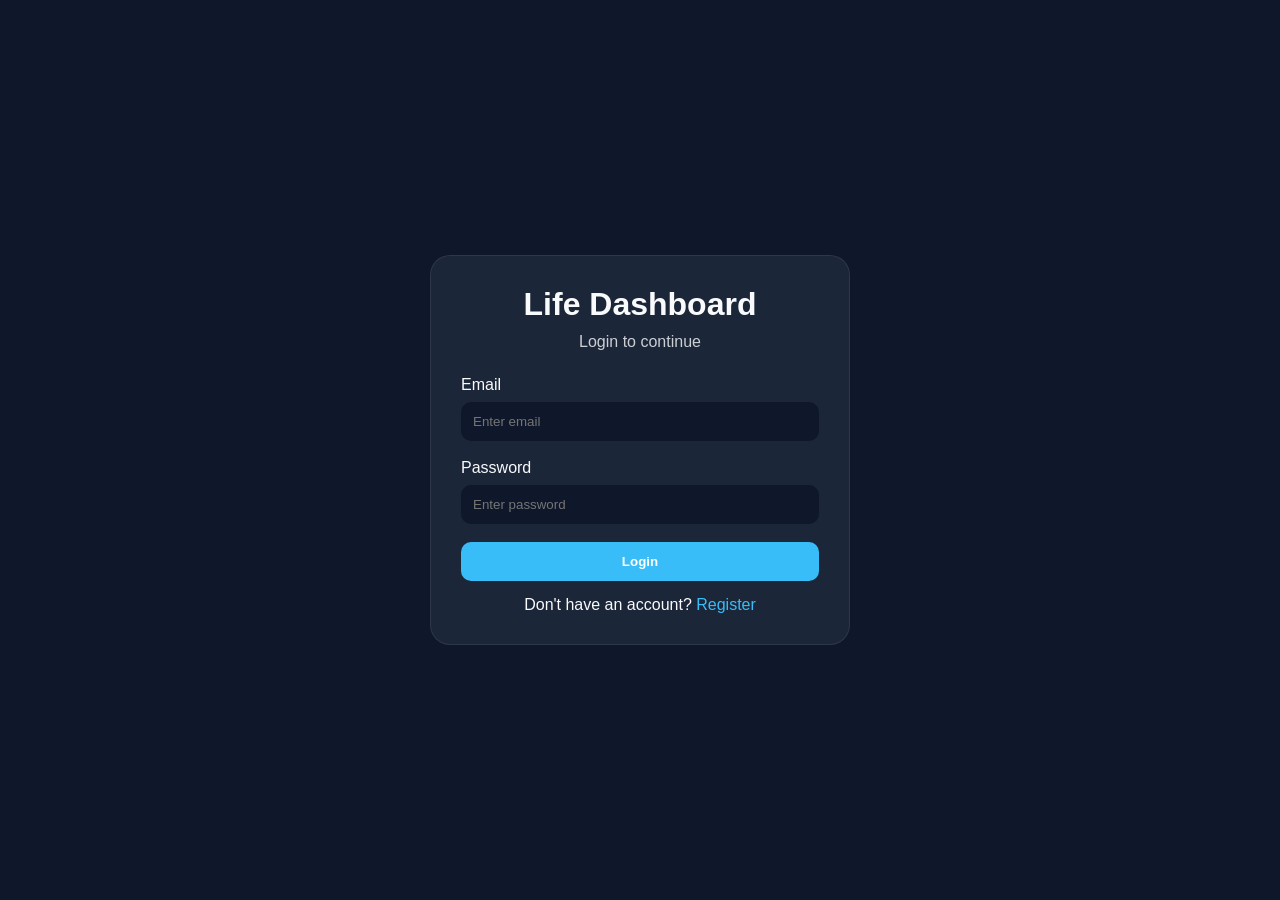
<file: index.html>
<!DOCTYPE html><html lang="en">
<head>
    <meta charset="UTF-8">
    <meta name="viewport" content="width=device-width, initial-scale=1.0">
    <title>Life Dashboard V10 - Login</title><link rel="stylesheet" href="style.css">

</head>
<body class="auth-page"><div class="auth-container">

    <div class="auth-card">

        <h1>Life Dashboard</h1>

        <p class="auth-subtitle">
            Login to continue
        </p>

        <form id="loginForm">

            <div class="input-group">
                <label>Email</label>

                <input
                    type="email"
                    id="loginEmail"
                    placeholder="Enter email"
                    required>
            </div>

            <div class="input-group">
                <label>Password</label>

                <input
                    type="password"
                    id="loginPassword"
                    placeholder="Enter password"
                    required>
            </div>

            <button
                type="submit"
                class="primary-btn">

                Login

            </button>

        </form>

        <p class="switch-page">

            Don't have an account?

            <a href="register.html">
                Register
            </a>

        </p>

    </div>

</div>

<script src="app.js"></script>

</body>
</html>
</file>
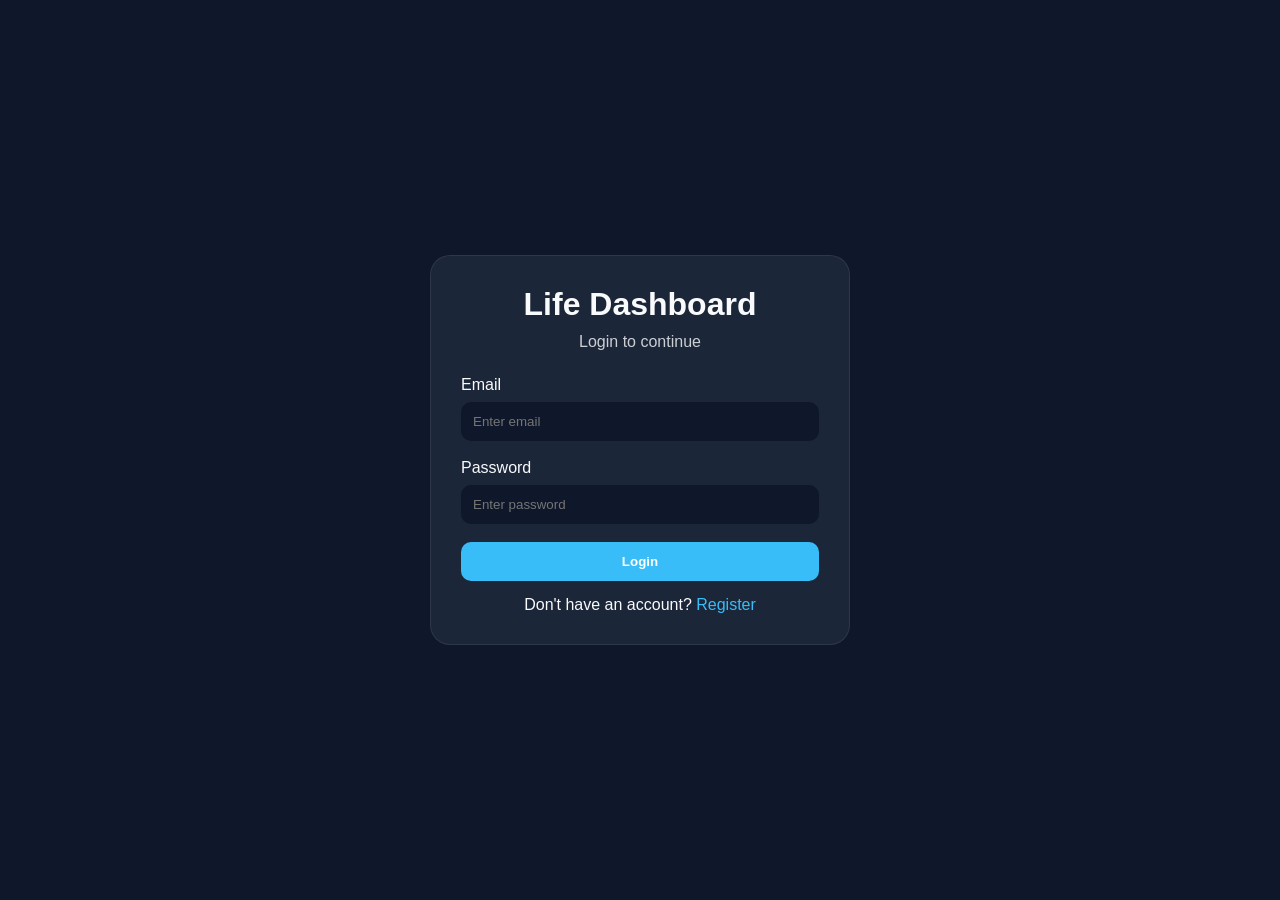
<file: dashboard-v10.html>
<!DOCTYPE html><html lang="en">
<head>
    <meta charset="UTF-8">
    <meta name="viewport" content="width=device-width, initial-scale=1.0">
    <title>Life Dashboard V10</title><link rel="stylesheet" href="style-v10.css">

</head>
<body><!-- Mobile Menu -->
<button id="menuToggle" class="menu-toggle">
    ☰
</button>

<!-- Sidebar -->
<aside id="sidebar" class="sidebar">

    <div class="sidebar-top">

        <div id="profileBtn" class="profile-preview">

            <img
                id="profilePic"
                src=""
                alt="Profile">

            <span id="profileName">
                User
            </span>

        </div>

    </div>

    <nav class="sidebar-menu">

        <button class="menu-btn active" data-section="dashboard">
            Dashboard
        </button>

        <button class="menu-btn" data-section="goals">
            Goals
        </button>

        <button class="menu-btn" data-section="reading">
            Reading
        </button>

        <button class="menu-btn" data-section="coding">
            Coding
        </button>

        <button class="menu-btn" data-section="expenses">
            Expenses
        </button>

        <button class="menu-btn" data-section="analytics">
            Analytics
        </button>

        <button class="menu-btn" data-section="food">
            Food Diet
        </button>

    </nav>

    <div class="sidebar-bottom">

        <button id="logoutBtn">
            Logout
        </button>

    </div>

</aside>

<!-- Main Content -->
<main class="main-content">

    <!-- Date Header -->
    <section class="top-bar">

        <input
            type="date"
            id="calendarDate">

    </section>

    <!-- Week Navigation -->
    <section class="week-container">

        <button id="prevDayBtn">
            ◀
        </button>

        <div id="weekStrip" class="week-strip">
        </div>

        <button id="nextDayBtn">
            ▶
        </button>

    </section>

    <!-- Compact Widgets -->
    <section class="quick-widgets">

        <div id="liveClock" class="widget-card">
            00:00
        </div>

        <div id="waterTracker" class="widget-card">

            <div id="waterBottle">

                <div id="waterFill"></div>

            </div>

        </div>

        <button id="notesBtn" class="widget-btn">
            📝 Notes
        </button>

        <button id="highlightsBtn" class="widget-btn">
            ⭐ Highlights
        </button>

    </section>

    <!-- Dashboard Section -->
    <section
        id="dashboardSection"
        class="content-section active-section">

        <div class="planner-header">

            <h2>
                Daily Planner
            </h2>

            <button id="addTaskBtn">
                + Task
            </button>

        </div>

        <div id="taskList">
        </div>

    </section>

    <!-- Goals -->
    <section
        id="goalsSection"
        class="content-section">

        <h2>Goals</h2>

        <div id="goalsContainer"></div>

    </section>

    <!-- Reading -->
    <section
        id="readingSection"
        class="content-section">

        <div class="section-header">

            <h2>Reading</h2>

            <button id="addReadingSubject">
                + Subject
            </button>

        </div>

        <div id="readingSubjects"></div>

    </section>

    <!-- Coding -->
    <section
        id="codingSection"
        class="content-section">

        <div class="section-header">

            <h2>Coding</h2>

            <button id="addCodingSubject">
                + Subject
            </button>

        </div>

        <div id="codingSubjects"></div>

    </section>

    <!-- Expenses -->
    <section
        id="expensesSection"
        class="content-section">

        <div class="section-header">

            <h2>Expenses</h2>

            <button id="addExpenseBtn">
                + Expense
            </button>

        </div>

        <div id="expenseContainer"></div>

    </section>

    <!-- Analytics -->
    <section
        id="analyticsSection"
        class="content-section">

    </section>

    <!-- Food Diet -->
    <section
        id="foodSection"
        class="content-section">

        <h2>Weekly Food Diet</h2>

        <div id="foodDietTable"></div>

    </section>

</main>

<!-- TASK MODAL -->
<div id="taskModal" class="modal">

    <div class="modal-content">

        <h3>Add Task</h3>

        <input
            id="taskNameInput"
            type="text"
            placeholder="Task Name">

        <input
            id="taskTimeInput"
            type="time">

        <button id="saveTaskModal">
            Save
        </button>

    </div>

</div>

<!-- NOTES MODAL -->
<div id="notesModal" class="modal">

    <div class="modal-content">

        <h3>Notes</h3>

        <textarea
            id="notesInput"></textarea>

        <button id="saveNotesBtn">
            Save
        </button>

    </div>

</div>

<!-- HIGHLIGHTS MODAL -->
<div id="highlightsModal" class="modal">

    <div class="modal-content">

        <h3>Highlights</h3>

        <textarea
            id="highlightsInput"></textarea>

        <button id="saveHighlightsBtn">
            Save
        </button>

    </div>

</div>

<!-- PROFILE MODAL -->
<div id="profileModal" class="modal">

    <div class="modal-content">

        <h3>Profile</h3>

        <input
            id="firstName"
            type="text"
            placeholder="First Name">

        <input
            id="lastName"
            type="text"
            placeholder="Last Name">

        <input
            id="nickName"
            type="text"
            placeholder="Nick Name">

        <input
            id="profileEmail"
            type="email"
            placeholder="Email">

        <input
            id="profileImageInput"
            type="file">

        <input
            id="backgroundImageInput"
            type="file">

        <button id="saveProfileBtn">
            Save Profile
        </button>

    </div>

</div>
<!-- EXPENSE MODAL -->
<div id="expenseModal" class="modal">

    <div class="modal-content">

        <h3>Add Expense</h3>

        <input
            id="expenseTitleInput"
            type="text"
            placeholder="Expense Name">

        <input
            id="expenseAmountInput"
            type="number"
            placeholder="Amount">

        <button id="saveExpenseBtn">
            Save Expense
        </button>

    </div>

</div>
<!-- READING SUBJECT MODAL -->
<div id="readingModal" class="modal">

    <div class="modal-content">

        <h3>Add Reading Subject</h3>

        <input
            id="readingSubjectInput"
            type="text"
            placeholder="Subject Name">

        <button id="saveReadingSubjectBtn">
            Save Subject
        </button>

    </div>

</div>

<!-- CODING SUBJECT MODAL -->
<div id="codingModal" class="modal">

    <div class="modal-content">

        <h3>Add Coding Subject</h3>

        <input
            id="codingSubjectInput"
            type="text"
            placeholder="Subject Name">

        <button id="saveCodingSubjectBtn">
            Save Subject
        </button>

    </div>

</div>

<script src="app-v10.js"></script>

</body>
</html>
</file>
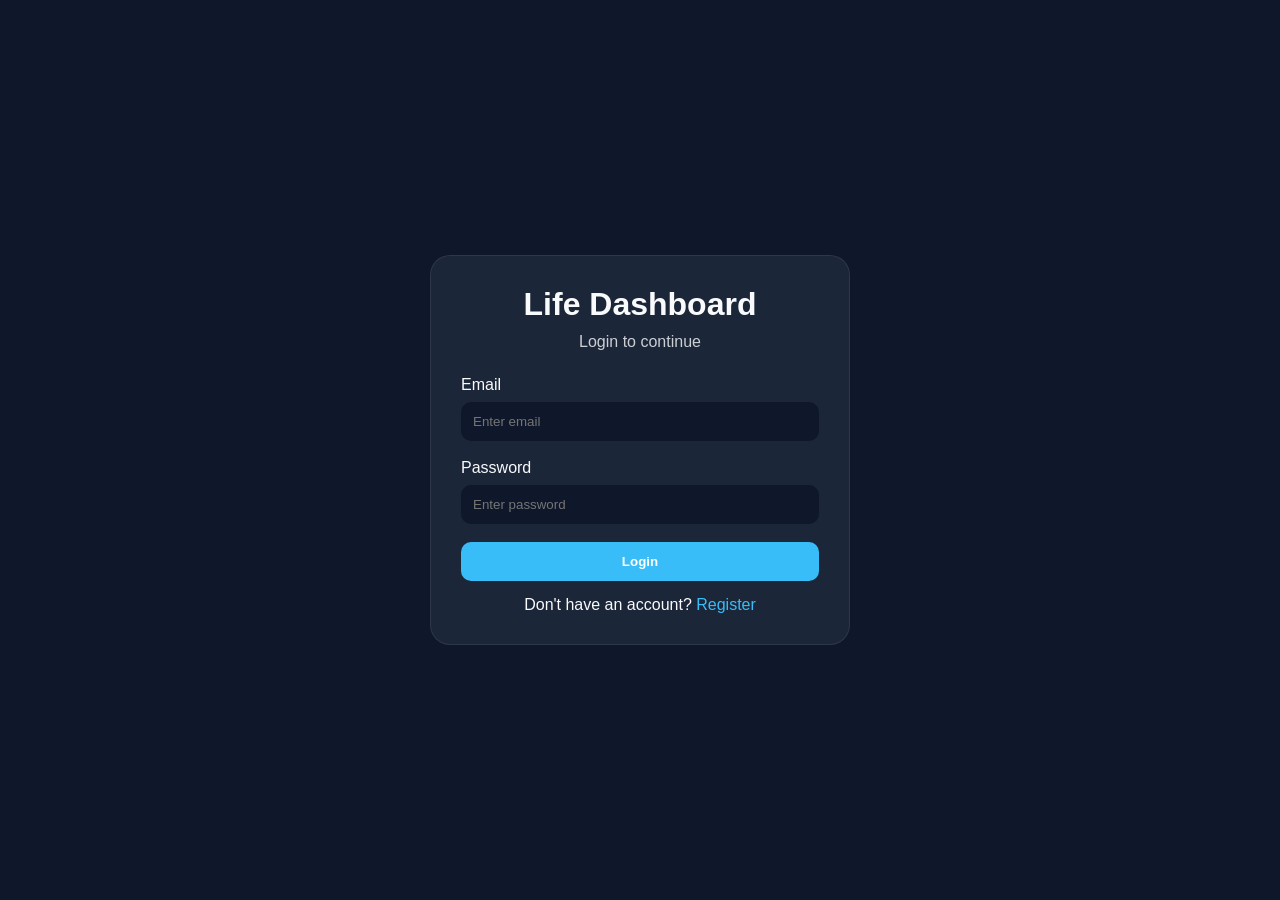
<file: dashboard.html>
<!DOCTYPE html><html lang="en">
<head>
    <meta charset="UTF-8">
    <meta name="viewport" content="width=device-width, initial-scale=1.0">
    <title>Life Dashboard V10</title><link rel="stylesheet" href="style.css">

</head>
<body><!-- Mobile Menu -->
<button id="menuToggle" class="menu-toggle">
    ☰
</button>

<!-- Sidebar -->
<aside id="sidebar" class="sidebar">

    <div class="sidebar-top">

        <div id="profileBtn" class="profile-preview">

            <img
                id="profilePic"
                src=""
                alt="Profile">

            <span id="profileName">
                User
            </span>

        </div>

    </div>

    <nav class="sidebar-menu">

        <button class="menu-btn active" data-section="dashboard">
            Dashboard
        </button>

        <button class="menu-btn" data-section="goals">
            Goals
        </button>

        <button class="menu-btn" data-section="reading">
            Reading
        </button>

        <button class="menu-btn" data-section="coding">
            Coding
        </button>

        <button class="menu-btn" data-section="expenses">
            Expenses
        </button>

        <button class="menu-btn" data-section="analytics">
            Analytics
        </button>

        <button class="menu-btn" data-section="food">
            Food Diet
        </button>

    </nav>

    <div class="sidebar-bottom">

        <button id="logoutBtn">
            Logout
        </button>

    </div>

</aside>

<!-- Main Content -->
<main class="main-content">

    <!-- Date Header -->
    <section class="top-bar">

        <input
            type="date"
            id="calendarDate">

    </section>

    <!-- Week Navigation -->
    <section class="week-container">

        <button id="prevDayBtn">
            ◀
        </button>

        <div id="weekStrip" class="week-strip">
        </div>

        <button id="nextDayBtn">
            ▶
        </button>

    </section>

    <!-- Compact Widgets -->
    <section class="quick-widgets">

        <div id="liveClock" class="widget-card">
            00:00
        </div>

        <div id="waterTracker" class="widget-card">

            <div id="waterBottle">

                <div id="waterFill"></div>

            </div>

        </div>

        <button id="notesBtn" class="widget-btn">
            📝 Notes
        </button>

        <button id="highlightsBtn" class="widget-btn">
            ⭐ Highlights
        </button>

    </section>

    <!-- Dashboard Section -->
    <section
        id="dashboardSection"
        class="content-section active-section">

        <div class="planner-header">

            <h2>
                Daily Planner
            </h2>

            <button id="addTaskBtn">
                + Task
            </button>

        </div>

        <div id="taskList">
        </div>

    </section>

    <!-- Goals -->
    <section
        id="goalsSection"
        class="content-section">

        <h2>Goals</h2>

        <div id="goalsContainer"></div>

    </section>

    <!-- Reading -->
    <section
        id="readingSection"
        class="content-section">

        <div class="section-header">

            <h2>Reading</h2>

            <button id="addReadingSubject">
                + Subject
            </button>

        </div>

        <div id="readingSubjects"></div>

    </section>

    <!-- Coding -->
    <section
        id="codingSection"
        class="content-section">

        <div class="section-header">

            <h2>Coding</h2>

            <button id="addCodingSubject">
                + Subject
            </button>

        </div>

        <div id="codingSubjects"></div>

    </section>

    <!-- Expenses -->
    <section
        id="expensesSection"
        class="content-section">

        <div class="section-header">

            <h2>Expenses</h2>

            <button id="addExpenseBtn">
                + Expense
            </button>

        </div>

        <div id="expenseContainer"></div>

    </section>

    <!-- Analytics -->
    <section
        id="analyticsSection"
        class="content-section">

    </section>

    <!-- Food Diet -->
    <section
        id="foodSection"
        class="content-section">

        <h2>Weekly Food Diet</h2>

        <div id="foodDietTable"></div>

    </section>

</main>

<!-- TASK MODAL -->
<div id="taskModal" class="modal">

    <div class="modal-content">

        <h3>Add Task</h3>

        <input
            id="taskNameInput"
            type="text"
            placeholder="Task Name">

        <input
            id="taskTimeInput"
            type="time">

        <button id="saveTaskModal">
            Save
        </button>

    </div>

</div>

<!-- NOTES MODAL -->
<div id="notesModal" class="modal">

    <div class="modal-content">

        <h3>Notes</h3>

        <textarea
            id="notesInput"></textarea>

        <button id="saveNotesBtn">
            Save
        </button>

    </div>

</div>

<!-- HIGHLIGHTS MODAL -->
<div id="highlightsModal" class="modal">

    <div class="modal-content">

        <h3>Highlights</h3>

        <textarea
            id="highlightsInput"></textarea>

        <button id="saveHighlightsBtn">
            Save
        </button>

    </div>

</div>

<!-- PROFILE MODAL -->
<div id="profileModal" class="modal">

    <div class="modal-content">

        <h3>Profile</h3>

        <input
            id="firstName"
            type="text"
            placeholder="First Name">

        <input
            id="lastName"
            type="text"
            placeholder="Last Name">

        <input
            id="nickName"
            type="text"
            placeholder="Nick Name">

        <input
            id="profileEmail"
            type="email"
            placeholder="Email">

        <input
            id="profileImageInput"
            type="file">

        <input
            id="backgroundImageInput"
            type="file">

        <button id="saveProfileBtn">
            Save Profile
        </button>

    </div>

</div>
<!-- EXPENSE MODAL -->
<div id="expenseModal" class="modal">

    <div class="modal-content">

        <h3>Add Expense</h3>

        <input
            id="expenseTitleInput"
            type="text"
            placeholder="Expense Name">

        <input
            id="expenseAmountInput"
            type="number"
            placeholder="Amount">

        <button id="saveExpenseBtn">
            Save Expense
        </button>

    </div>

</div>
<!-- READING SUBJECT MODAL -->
<div id="readingModal" class="modal">

    <div class="modal-content">

        <h3>Add Reading Subject</h3>

        <input
            id="readingSubjectInput"
            type="text"
            placeholder="Subject Name">

        <button id="saveReadingSubjectBtn">
            Save Subject
        </button>

    </div>

</div>

<!-- CODING SUBJECT MODAL -->
<div id="codingModal" class="modal">

    <div class="modal-content">

        <h3>Add Coding Subject</h3>

        <input
            id="codingSubjectInput"
            type="text"
            placeholder="Subject Name">

        <button id="saveCodingSubjectBtn">
            Save Subject
        </button>

    </div>

</div>

<script src="app.js"></script>

</body>
</html>
</file>
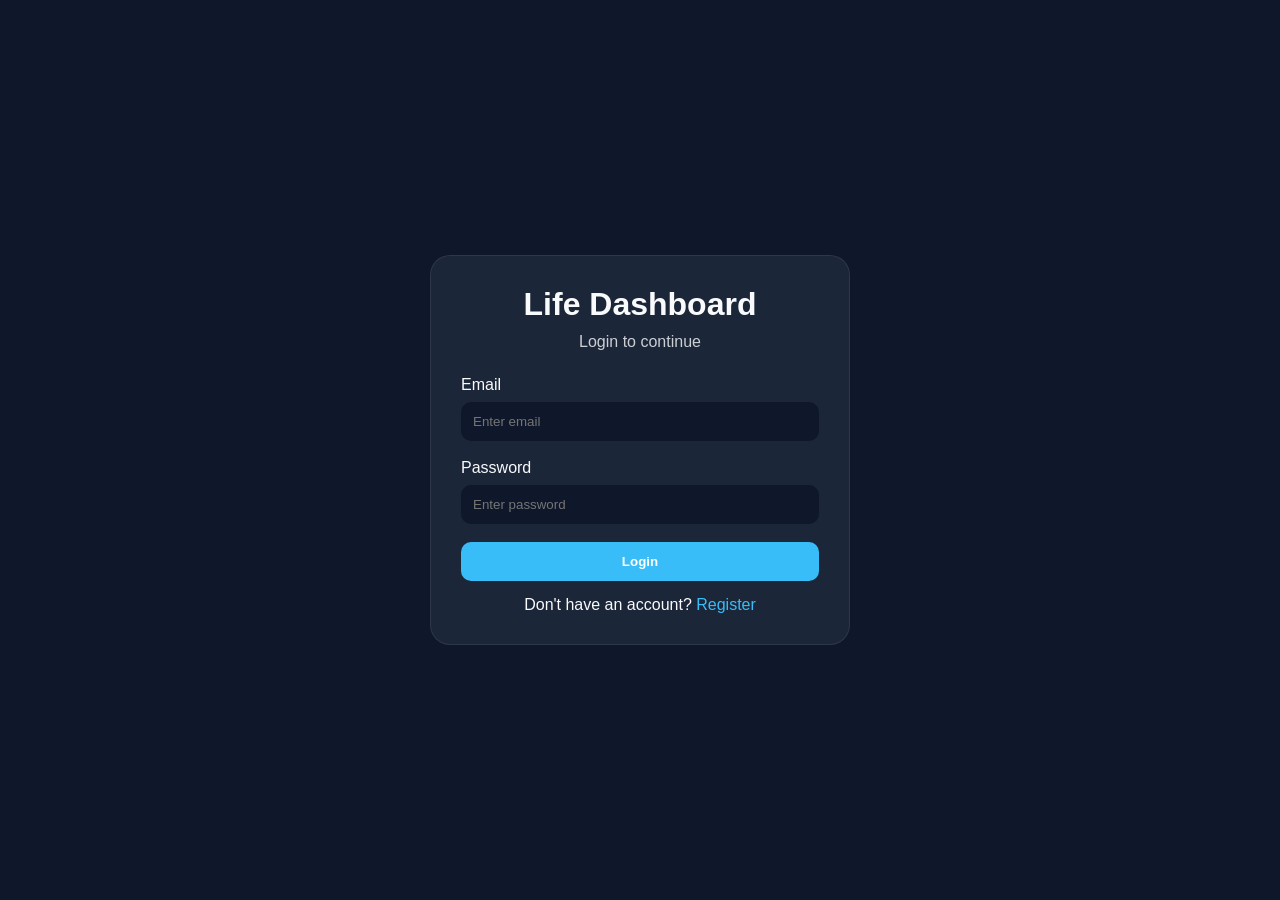
<file: index-v10.html>
<!DOCTYPE html><html lang="en">
<head>
    <meta charset="UTF-8">
    <meta name="viewport" content="width=device-width, initial-scale=1.0">
    <title>Life Dashboard V10 - Login</title><link rel="stylesheet" href="style-v10.css">

</head>
<body class="auth-page"><div class="auth-container">

    <div class="auth-card">

        <h1>Life Dashboard</h1>

        <p class="auth-subtitle">
            Login to continue
        </p>

        <form id="loginForm">

            <div class="input-group">
                <label>Email</label>

                <input
                    type="email"
                    id="loginEmail"
                    placeholder="Enter email"
                    required>
            </div>

            <div class="input-group">
                <label>Password</label>

                <input
                    type="password"
                    id="loginPassword"
                    placeholder="Enter password"
                    required>
            </div>

            <button
                type="submit"
                class="primary-btn">

                Login

            </button>

        </form>

        <p class="switch-page">

            Don't have an account?

            <a href="register-v10.html">
                Register
            </a>

        </p>

    </div>

</div>

<script src="app-v10.js"></script>

</body>
</html>
</file>
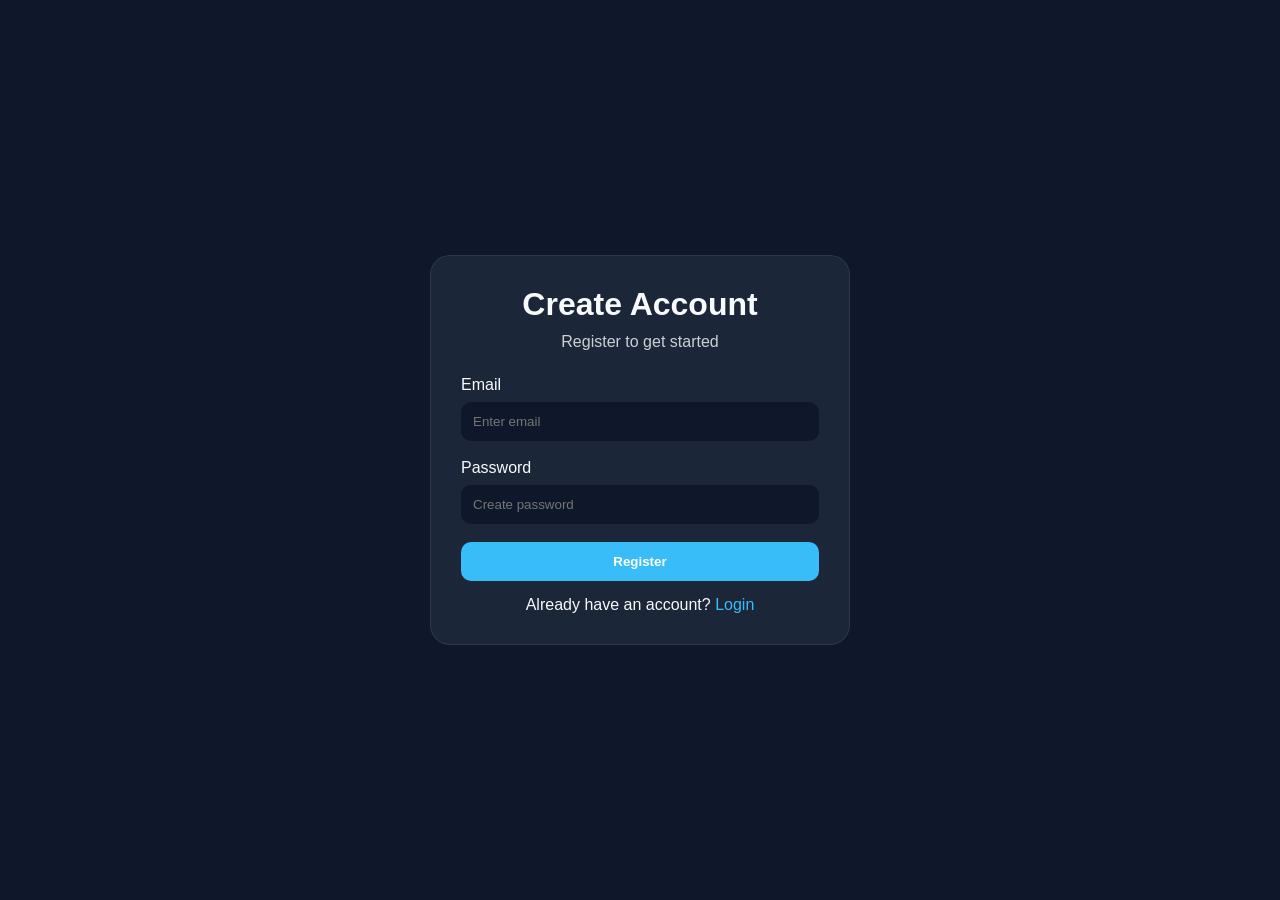
<file: register-v10.html>
<!DOCTYPE html><html lang="en">
<head>
    <meta charset="UTF-8">
    <meta name="viewport" content="width=device-width, initial-scale=1.0">
    <title>Life Dashboard V10 - Register</title><link rel="stylesheet" href="style-v10.css">

</head>
<body class="auth-page"><div class="auth-container">

    <div class="auth-card">

        <h1>Create Account</h1>

        <p class="auth-subtitle">
            Register to get started
        </p>

        <form id="registerForm">

            <div class="input-group">

                <label>Email</label>

                <input
                    type="email"
                    id="registerEmail"
                    placeholder="Enter email"
                    required>

            </div>

            <div class="input-group">

                <label>Password</label>

                <input
                    type="password"
                    id="registerPassword"
                    placeholder="Create password"
                    required>

            </div>

            <button
                type="submit"
                class="primary-btn">

                Register

            </button>

        </form>

        <p class="switch-page">

            Already have an account?

            <a href="index-v10.html">
                Login
            </a>

        </p>

    </div>

</div>

<script src="app-v10.js"></script>

</body>
</html>
</file>
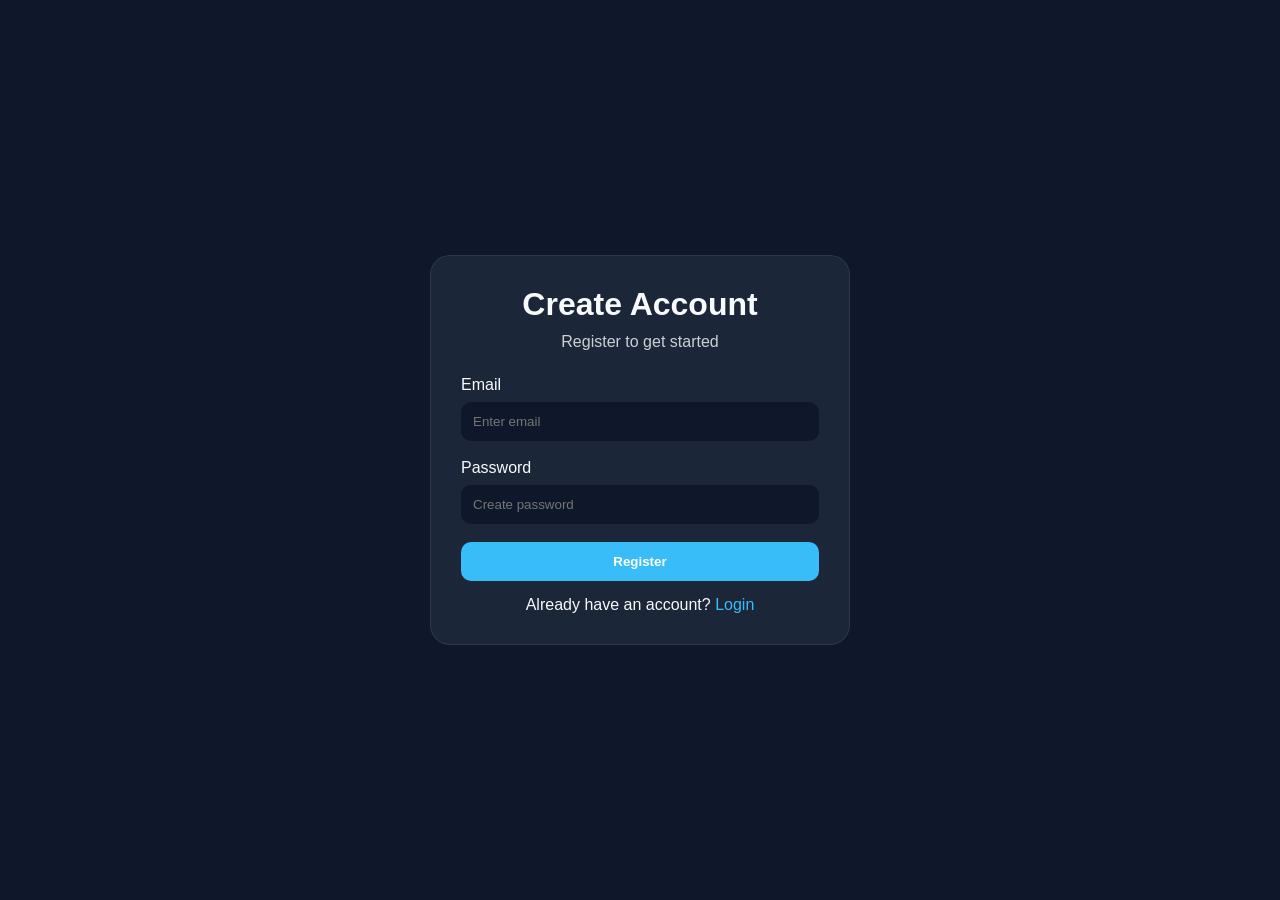
<file: register.html>
<!DOCTYPE html><html lang="en">
<head>
    <meta charset="UTF-8">
    <meta name="viewport" content="width=device-width, initial-scale=1.0">
    <title>Life Dashboard V10 - Register</title><link rel="stylesheet" href="style.css">

</head>
<body class="auth-page"><div class="auth-container">

    <div class="auth-card">

        <h1>Create Account</h1>

        <p class="auth-subtitle">
            Register to get started
        </p>

        <form id="registerForm">

            <div class="input-group">

                <label>Email</label>

                <input
                    type="email"
                    id="registerEmail"
                    placeholder="Enter email"
                    required>

            </div>

            <div class="input-group">

                <label>Password</label>

                <input
                    type="password"
                    id="registerPassword"
                    placeholder="Create password"
                    required>

            </div>

            <button
                type="submit"
                class="primary-btn">

                Register

            </button>

        </form>

        <p class="switch-page">

            Already have an account?

            <a href="index.html">
                Login
            </a>

        </p>

    </div>

</div>

<script src="app.js"></script>

</body>
</html>
</file>
<file: style.css>
/* =========================
RESET
========================= */

*{
margin:0;
padding:0;
box-sizing:border-box;
}

:root{
--bg:#0f172a;
--card:#1e293b;
--card2:#334155;
--text:#f8fafc;
--accent:#38bdf8;
--success:#22c55e;
--danger:#ef4444;
--border:rgba(255,255,255,.08);
}

body{
font-family:Segoe UI,sans-serif;
background:var(--bg);
color:var(--text);
min-height:100vh;
overflow-x:hidden;
background-size:cover;
background-position:center;
background-repeat:no-repeat;
}

/* =========================
LOGIN / REGISTER
========================= */

.auth-page{
display:flex;
justify-content:center;
align-items:center;
min-height:100vh;
padding:20px;
}

.auth-container{
width:100%;
max-width:420px;
}

.auth-card{
background:rgba(30,41,59,.92);
backdrop-filter:blur(10px);
border:1px solid var(--border);
border-radius:20px;
padding:30px;
}

.auth-card h1{
text-align:center;
margin-bottom:10px;
}

.auth-subtitle{
text-align:center;
opacity:.8;
margin-bottom:25px;
}

.input-group{
margin-bottom:18px;
}

.input-group label{
display:block;
margin-bottom:8px;
}

.input-group input{
width:100%;
padding:12px;
border:none;
border-radius:10px;
background:#0f172a;
color:white;
}

.primary-btn{
width:100%;
padding:12px;
border:none;
border-radius:10px;
cursor:pointer;
background:var(--accent);
color:white;
font-weight:bold;
}

.switch-page{
text-align:center;
margin-top:15px;
}

.switch-page a{
color:var(--accent);
text-decoration:none;
}

/* =========================
MENU BUTTON
========================= */

.menu-toggle{
position:fixed;
top:15px;
left:15px;
z-index:1001;
border:none;
border-radius:10px;
padding:10px 14px;
cursor:pointer;
display:none;
}

/* =========================
SIDEBAR
========================= */

.sidebar{
width:260px;
height:100vh;
position:fixed;
left:0;
top:0;
background:rgba(15,23,42,.95);
backdrop-filter:blur(12px);
border-right:1px solid var(--border);
display:flex;
flex-direction:column;
justify-content:space-between;
z-index:1000;
}

.sidebar-top{
padding:20px;
}

.profile-preview{
text-align:center;
cursor:pointer;
}

.profile-preview img{
width:90px;
height:90px;
border-radius:50%;
object-fit:cover;
background:#1e293b;
}

.profile-preview span{
display:block;
margin-top:10px;
}

.sidebar-menu{
display:flex;
flex-direction:column;
gap:10px;
padding:20px;
}

.menu-btn{
padding:12px;
border:none;
border-radius:10px;
cursor:pointer;
background:var(--card);
color:white;
}

.menu-btn.active{
background:var(--accent);
}

.sidebar-bottom{
padding:20px;
}

#logoutBtn{
width:100%;
padding:12px;
border:none;
border-radius:10px;
background:var(--danger);
color:white;
cursor:pointer;
}

/* =========================
MAIN
========================= */

.main-content{
margin-left:260px;
padding:20px;
}

/* =========================
DATE
========================= */

.top-bar{
margin-bottom:15px;
}

#calendarDate{
padding:10px;
border:none;
border-radius:10px;
}

/* =========================
WEEK
========================= */

.week-container{
display:flex;
align-items:center;
gap:10px;
margin-bottom:18px;
}

.week-container button{
border:none;
border-radius:10px;
padding:10px 15px;
cursor:pointer;
}

.week-strip{
flex:1;
display:flex;
gap:8px;
overflow-x:auto;
}

.week-day{
min-width:80px;
text-align:center;
padding:10px;
border-radius:10px;
background:var(--card);
cursor:pointer;
}

.week-day.active{
background:var(--accent);
}

/* =========================
QUICK WIDGETS
========================= */

.quick-widgets{
display:flex;
flex-wrap:wrap;
gap:12px;
margin-bottom:20px;
}

.widget-card{
background:var(--card);
border-radius:12px;
padding:12px;
}

#liveClock{
min-width:140px;
text-align:center;
font-size:1.2rem;
font-weight:bold;
}

#waterTracker{
width:70px;
display:flex;
justify-content:center;
}

#waterBottle{
width:24px;
height:70px;
border:2px solid white;
border-radius:12px;
position:relative;
overflow:hidden;
}

#waterFill{
position:absolute;
bottom:0;
width:100%;
height:0%;
background:var(--accent);
transition:.3s;
}

.widget-btn{
border:none;
border-radius:12px;
padding:12px 16px;
background:var(--card);
color:white;
cursor:pointer;
}

/* =========================
SECTIONS
========================= */

.content-section{
display:none;
}

.active-section{
display:block;
}

.section-header,
.planner-header{
display:flex;
justify-content:space-between;
align-items:center;
margin-bottom:15px;
}

.section-header button,
.planner-header button{
border:none;
border-radius:10px;
padding:10px 14px;
cursor:pointer;
background:var(--accent);
color:white;
}

/* =========================
TASKS
========================= */

#taskList{
display:flex;
flex-direction:column;
gap:10px;
}

.task-card{
display:flex;
justify-content:space-between;
align-items:center;
background:var(--card);
padding:12px;
border-radius:12px;
}

.task-left{
display:flex;
align-items:center;
gap:10px;
}

.task-status{
width:28px;
height:28px;
border-radius:50%;
display:flex;
align-items:center;
justify-content:center;
font-weight:bold;
cursor:pointer;
}

.task-pending{
background:var(--danger);
}

.task-done{
background:var(--success);
}

.task-name{
font-weight:700;
cursor:pointer;
}

.task-time{
opacity:.8;
font-size:.9rem;
}

.delete-task{
border:none;
background:transparent;
color:var(--danger);
cursor:pointer;
}

/* =========================
MODAL
========================= */

.modal{
display:none;
position:fixed;
inset:0;
background:rgba(0,0,0,.6);
z-index:2000;
justify-content:center;
align-items:center;
padding:20px;
}

.modal.show{
display:flex;
}

.modal-content{
width:100%;
max-width:500px;
background:var(--card);
border-radius:16px;
padding:20px;
}

.modal-content h3{
margin-bottom:15px;
}

.modal-content input,
.modal-content textarea{
width:100%;
padding:12px;
margin-bottom:12px;
border:none;
border-radius:10px;
background:#0f172a;
color:white;
}

.modal-content textarea{
min-height:180px;
resize:vertical;
}

.modal-content button{
width:100%;
border:none;
border-radius:10px;
padding:12px;
background:var(--accent);
color:white;
cursor:pointer;
}

/* =========================
FOOD DIET
========================= */

#foodDietTable{
overflow-x:auto;
}

/* =========================
MOBILE
========================= */

@media(max-width:768px){

.menu-toggle{
    display:block;
}

.sidebar{
    left:-260px;
    transition:.3s;
}

.sidebar.open{
    left:0;
}

.main-content{
    margin-left:0;
    padding-top:70px;
}

.quick-widgets{
    flex-wrap:wrap;
}

#liveClock{
    flex:1;
}

}
</file>
<file: style-v10.css>
/* =========================
RESET
========================= */

*{
margin:0;
padding:0;
box-sizing:border-box;
}

:root{
--bg:#0f172a;
--card:#1e293b;
--card2:#334155;
--text:#f8fafc;
--accent:#38bdf8;
--success:#22c55e;
--danger:#ef4444;
--border:rgba(255,255,255,.08);
}

body{
font-family:Segoe UI,sans-serif;
background:var(--bg);
color:var(--text);
min-height:100vh;
overflow-x:hidden;
background-size:cover;
background-position:center;
background-repeat:no-repeat;
}

/* =========================
LOGIN / REGISTER
========================= */

.auth-page{
display:flex;
justify-content:center;
align-items:center;
min-height:100vh;
padding:20px;
}

.auth-container{
width:100%;
max-width:420px;
}

.auth-card{
background:rgba(30,41,59,.92);
backdrop-filter:blur(10px);
border:1px solid var(--border);
border-radius:20px;
padding:30px;
}

.auth-card h1{
text-align:center;
margin-bottom:10px;
}

.auth-subtitle{
text-align:center;
opacity:.8;
margin-bottom:25px;
}

.input-group{
margin-bottom:18px;
}

.input-group label{
display:block;
margin-bottom:8px;
}

.input-group input{
width:100%;
padding:12px;
border:none;
border-radius:10px;
background:#0f172a;
color:white;
}

.primary-btn{
width:100%;
padding:12px;
border:none;
border-radius:10px;
cursor:pointer;
background:var(--accent);
color:white;
font-weight:bold;
}

.switch-page{
text-align:center;
margin-top:15px;
}

.switch-page a{
color:var(--accent);
text-decoration:none;
}

/* =========================
MENU BUTTON
========================= */

.menu-toggle{
position:fixed;
top:15px;
left:15px;
z-index:1001;
border:none;
border-radius:10px;
padding:10px 14px;
cursor:pointer;
display:none;
}

/* =========================
SIDEBAR
========================= */

.sidebar{
width:260px;
height:100vh;
position:fixed;
left:0;
top:0;
background:rgba(15,23,42,.95);
backdrop-filter:blur(12px);
border-right:1px solid var(--border);
display:flex;
flex-direction:column;
justify-content:space-between;
z-index:1000;
}

.sidebar-top{
padding:20px;
}

.profile-preview{
text-align:center;
cursor:pointer;
}

.profile-preview img{
width:90px;
height:90px;
border-radius:50%;
object-fit:cover;
background:#1e293b;
}

.profile-preview span{
display:block;
margin-top:10px;
}

.sidebar-menu{
display:flex;
flex-direction:column;
gap:10px;
padding:20px;
}

.menu-btn{
padding:12px;
border:none;
border-radius:10px;
cursor:pointer;
background:var(--card);
color:white;
}

.menu-btn.active{
background:var(--accent);
}

.sidebar-bottom{
padding:20px;
}

#logoutBtn{
width:100%;
padding:12px;
border:none;
border-radius:10px;
background:var(--danger);
color:white;
cursor:pointer;
}

/* =========================
MAIN
========================= */

.main-content{
margin-left:260px;
padding:20px;
}

/* =========================
DATE
========================= */

.top-bar{
margin-bottom:15px;
}

#calendarDate{
padding:10px;
border:none;
border-radius:10px;
}

/* =========================
WEEK
========================= */

.week-container{
display:flex;
align-items:center;
gap:10px;
margin-bottom:18px;
}

.week-container button{
border:none;
border-radius:10px;
padding:10px 15px;
cursor:pointer;
}

.week-strip{
flex:1;
display:flex;
gap:8px;
overflow-x:auto;
}

.week-day{
min-width:80px;
text-align:center;
padding:10px;
border-radius:10px;
background:var(--card);
cursor:pointer;
}

.week-day.active{
background:var(--accent);
}

/* =========================
QUICK WIDGETS
========================= */

.quick-widgets{
display:flex;
flex-wrap:wrap;
gap:12px;
margin-bottom:20px;
}

.widget-card{
background:var(--card);
border-radius:12px;
padding:12px;
}

#liveClock{
min-width:140px;
text-align:center;
font-size:1.2rem;
font-weight:bold;
}

#waterTracker{
width:70px;
display:flex;
justify-content:center;
}

#waterBottle{
width:24px;
height:70px;
border:2px solid white;
border-radius:12px;
position:relative;
overflow:hidden;
}

#waterFill{
position:absolute;
bottom:0;
width:100%;
height:0%;
background:var(--accent);
transition:.3s;
}

.widget-btn{
border:none;
border-radius:12px;
padding:12px 16px;
background:var(--card);
color:white;
cursor:pointer;
}

/* =========================
SECTIONS
========================= */

.content-section{
display:none;
}

.active-section{
display:block;
}

.section-header,
.planner-header{
display:flex;
justify-content:space-between;
align-items:center;
margin-bottom:15px;
}

.section-header button,
.planner-header button{
border:none;
border-radius:10px;
padding:10px 14px;
cursor:pointer;
background:var(--accent);
color:white;
}

/* =========================
TASKS
========================= */

#taskList{
display:flex;
flex-direction:column;
gap:10px;
}

.task-card{
display:flex;
justify-content:space-between;
align-items:center;
background:var(--card);
padding:12px;
border-radius:12px;
}

.task-left{
display:flex;
align-items:center;
gap:10px;
}

.task-status{
width:28px;
height:28px;
border-radius:50%;
display:flex;
align-items:center;
justify-content:center;
font-weight:bold;
cursor:pointer;
}

.task-pending{
background:var(--danger);
}

.task-done{
background:var(--success);
}

.task-name{
font-weight:700;
cursor:pointer;
}

.task-time{
opacity:.8;
font-size:.9rem;
}

.delete-task{
border:none;
background:transparent;
color:var(--danger);
cursor:pointer;
}

/* =========================
MODAL
========================= */

.modal{
display:none;
position:fixed;
inset:0;
background:rgba(0,0,0,.6);
z-index:2000;
justify-content:center;
align-items:center;
padding:20px;
}

.modal.show{
display:flex;
}

.modal-content{
width:100%;
max-width:500px;
background:var(--card);
border-radius:16px;
padding:20px;
}

.modal-content h3{
margin-bottom:15px;
}

.modal-content input,
.modal-content textarea{
width:100%;
padding:12px;
margin-bottom:12px;
border:none;
border-radius:10px;
background:#0f172a;
color:white;
}

.modal-content textarea{
min-height:180px;
resize:vertical;
}

.modal-content button{
width:100%;
border:none;
border-radius:10px;
padding:12px;
background:var(--accent);
color:white;
cursor:pointer;
}

/* =========================
FOOD DIET
========================= */

#foodDietTable{
overflow-x:auto;
}

/* =========================
MOBILE
========================= */

@media(max-width:768px){

.menu-toggle{
    display:block;
}

.sidebar{
    left:-260px;
    transition:.3s;
}

.sidebar.open{
    left:0;
}

.main-content{
    margin-left:0;
    padding-top:70px;
}

.quick-widgets{
    flex-wrap:wrap;
}

#liveClock{
    flex:1;
}

}
</file>
